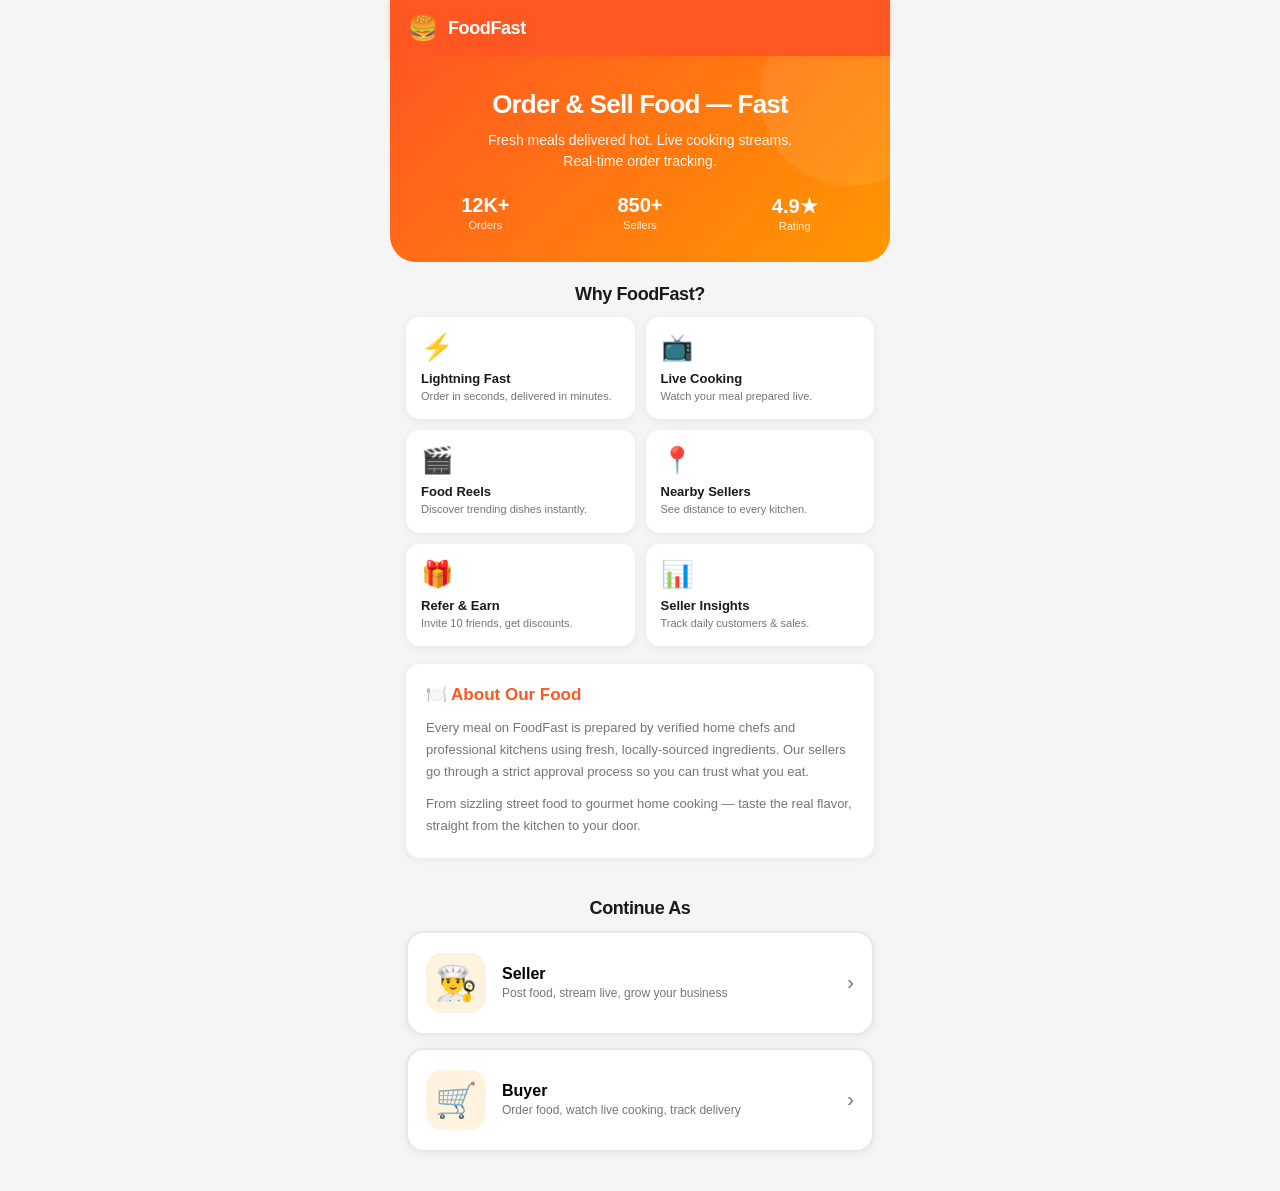
<file: Jk.html>
<!DOCTYPE html>
<html lang="en">
<head>
<meta charset="UTF-8">
<meta name="viewport" content="width=device-width, initial-scale=1.0, maximum-scale=1.0, user-scalable=no">
<meta name="theme-color" content="#ff5722">
<title>FoodFast — Order & Sell Food Fast</title>
<link rel="manifest" href="/manifest.json">
<link rel="icon" href="/icon-192.png">
<link rel="apple-touch-icon" href="/icon-192.png">
<meta name="apple-mobile-web-app-capable" content="yes">
<meta name="apple-mobile-web-app-status-bar-style" content="black-translucent">
<meta name="apple-mobile-web-app-title" content="FoodFast">
<meta name="mobile-web-app-capable" content="yes">
<script src="https://cdn.socket.io/4.7.5/socket.io.min.js"></script>
<script src="https://download.agora.io/sdk/release/AgoraRTC_N-4.20.0.js"></script>
<style>
  * { margin:0; padding:0; box-sizing:border-box; -webkit-tap-highlight-color:transparent; }
  :root {
    --primary:#ff5722; --primary-dark:#e64a19; --primary-light:#fff3e0;
    --secondary:#ffc107; --bg:#f5f5f5; --card:#ffffff; --text:#1a1a1a; --text-light:#757575;
    --border:#e8e8e8; --success:#22c55e; --danger:#ef4444; --warn:#f59e0b; --info:#3b82f6;
    --shadow:0 2px 10px rgba(0,0,0,0.06); --shadow-lg:0 10px 30px rgba(0,0,0,0.12);
    --radius:14px;
  }
  html,body { font-family:-apple-system, BlinkMacSystemFont, 'Segoe UI', Roboto, sans-serif; background:var(--bg); color:var(--text); min-height:100vh; overflow-x:hidden; -webkit-font-smoothing:antialiased; }
  button { font-family:inherit; cursor:pointer; }
  input,textarea,select { font-family:inherit; }
  img { max-width:100%; display:block; }
  .app { max-width:500px; margin:0 auto; min-height:100vh; background:var(--bg); position:relative; padding-bottom:84px; }
  .app.no-nav { padding-bottom:0; }

  .header { background:var(--primary); color:white; padding:14px 18px; position:sticky; top:0; z-index:40; display:flex; align-items:center; justify-content:space-between; box-shadow:0 2px 8px rgba(255,87,34,0.2); }
  .header .logo { display:flex; align-items:center; gap:10px; }
  .header .logo-icon { font-size:24px; }
  .header h1 { font-size:18px; font-weight:800; letter-spacing:-0.4px; }
  .header .hdr-btn { background:rgba(255,255,255,0.18); border:none; color:white; padding:7px 13px; border-radius:9px; font-size:12px; font-weight:700; }
  .header .back-btn { background:rgba(255,255,255,0.18); border:none; color:white; width:34px; height:34px; border-radius:9px; font-size:18px; display:flex; align-items:center; justify-content:center; }

  .bottom-nav { position:fixed; bottom:0; left:50%; transform:translateX(-50%); width:100%; max-width:500px; background:white; display:flex; border-top:1px solid var(--border); box-shadow:0 -3px 14px rgba(0,0,0,0.05); z-index:100; padding-bottom:env(safe-area-inset-bottom, 0); }
  .nav-btn { flex:1; padding:9px 2px 8px; background:none; border:none; display:flex; flex-direction:column; align-items:center; gap:3px; color:var(--text-light); font-size:10px; font-weight:600; }
  .nav-btn .nav-icon { font-size:21px; transition:transform 0.2s; }
  .nav-btn.active { color:var(--primary); }
  .nav-btn.active .nav-icon { transform:translateY(-1px) scale(1.08); }

  .hero { background:linear-gradient(135deg, #ff5722 0%, #ff9800 100%); color:white; padding:34px 22px 30px; text-align:center; border-radius:0 0 26px 26px; position:relative; overflow:hidden; }
  .hero::before { content:''; position:absolute; top:-50px; right:-50px; width:180px; height:180px; background:rgba(255,255,255,0.08); border-radius:50%; }
  .hero h2 { font-size:26px; font-weight:800; margin-bottom:10px; line-height:1.15; letter-spacing:-0.8px; }
  .hero p { font-size:14px; opacity:0.95; line-height:1.5; max-width:340px; margin:0 auto; }
  .hero .stats { display:flex; justify-content:space-around; margin-top:22px; gap:8px; }
  .hero .stat { flex:1; }
  .hero .stat .num { font-size:20px; font-weight:800; }
  .hero .stat .label { font-size:11px; opacity:0.9; margin-top:2px; }

  .section-head { padding:22px 18px 12px; font-size:18px; font-weight:800; letter-spacing:-0.4px; }
  .section-head.center { text-align:center; }

  .features-grid { display:grid; grid-template-columns:1fr 1fr; gap:11px; padding:0 16px; }
  .feature-card { background:var(--card); padding:15px; border-radius:var(--radius); box-shadow:var(--shadow); }
  .feature-card .ico { font-size:26px; margin-bottom:8px; }
  .feature-card h4 { font-size:13px; font-weight:800; margin-bottom:3px; }
  .feature-card p { font-size:11px; color:var(--text-light); line-height:1.4; }

  .about-box { background:white; margin:18px 16px; padding:20px; border-radius:var(--radius); box-shadow:var(--shadow); }
  .about-box h3 { color:var(--primary); font-size:17px; margin-bottom:12px; }
  .about-box p { font-size:13px; color:var(--text-light); line-height:1.7; margin-bottom:10px; }
  .about-box p:last-child { margin-bottom:0; }

  .role-chooser { padding:0 16px 26px; }
  .role-btn { width:100%; padding:20px 18px; background:white; border:2px solid var(--border); border-radius:18px; display:flex; align-items:center; gap:16px; margin-bottom:13px; text-align:left; transition:all 0.2s; box-shadow:var(--shadow); }
  .role-btn:active { transform:scale(0.98); }
  .role-btn .role-icon { font-size:34px; width:60px; height:60px; background:var(--primary-light); border-radius:16px; display:flex; align-items:center; justify-content:center; flex-shrink:0; }
  .role-btn .role-text h4 { font-size:16px; font-weight:800; margin-bottom:3px; }
  .role-btn .role-text p { font-size:12px; color:var(--text-light); }
  .role-btn .arrow { margin-left:auto; color:var(--text-light); font-size:20px; }

  .form-page { padding:22px 18px; }
  .form-page h2 { font-size:22px; font-weight:800; letter-spacing:-0.5px; margin-bottom:6px; }
  .form-page .sub { font-size:13px; color:var(--text-light); margin-bottom:22px; }
  .field { margin-bottom:15px; }
  .field label { display:block; font-size:12px; font-weight:700; margin-bottom:6px; color:var(--text); text-transform:uppercase; letter-spacing:0.3px; }
  .field input,.field textarea,.field select { width:100%; padding:13px 14px; border:1.5px solid var(--border); border-radius:11px; font-size:14px; background:white; color:var(--text); transition:border 0.15s; }
  .field input:focus,.field textarea:focus,.field select:focus { outline:none; border-color:var(--primary); }
  .field textarea { resize:vertical; min-height:82px; }
  .field small { font-size:11px; color:var(--text-light); display:block; margin-top:4px; }

  .btn { width:100%; padding:14px; background:var(--primary); color:white; border:none; border-radius:12px; font-size:15px; font-weight:700; transition:background 0.15s, transform 0.05s; display:inline-flex; align-items:center; justify-content:center; gap:7px; }
  .btn:active { transform:scale(0.98); }
  .btn:hover { background:var(--primary-dark); }
  .btn:disabled { opacity:0.5; cursor:not-allowed; }
  .btn.secondary { background:white; color:var(--primary); border:2px solid var(--primary); }
  .btn.ghost { background:transparent; color:var(--text-light); border:1.5px solid var(--border); }
  .btn.danger { background:var(--danger); }
  .btn.success { background:var(--success); }
  .btn.small { padding:8px 14px; font-size:13px; width:auto; }
  .btn.full { width:100%; }

  .switch-link { text-align:center; margin-top:18px; font-size:14px; color:var(--text-light); }
  .switch-link a { color:var(--primary); font-weight:700; cursor:pointer; text-decoration:none; }

  .content { padding:16px; }

  .card { background:var(--card); border-radius:var(--radius); box-shadow:var(--shadow); margin-bottom:14px; overflow:hidden; }
  .card img { width:100%; max-height:240px; object-fit:cover; }
  .card .body { padding:14px; }
  .card h4 { font-size:15px; font-weight:700; margin-bottom:4px; }
  .card .price { color:var(--primary); font-weight:800; font-size:16px; }
  .card .desc { font-size:13px; color:var(--text-light); margin-top:6px; line-height:1.45; }
  .card .meta { font-size:12px; color:var(--text-light); margin-top:8px; display:flex; gap:12px; flex-wrap:wrap; }
  .card .actions { display:flex; gap:8px; margin-top:12px; flex-wrap:wrap; }

  .empty { text-align:center; padding:52px 24px; color:var(--text-light); }
  .empty .ico { font-size:52px; opacity:0.35; margin-bottom:12px; }
  .empty p { font-size:14px; line-height:1.5; }

  .section-title { font-size:15px; font-weight:800; color:var(--text); margin:20px 4px 12px; display:flex; justify-content:space-between; align-items:center; }

  .badge { display:inline-block; padding:3px 9px; border-radius:6px; font-size:10px; font-weight:800; text-transform:uppercase; letter-spacing:0.4px; }
  .badge.pending { background:#fef3c7; color:#92400e; }
  .badge.preparing { background:#dbeafe; color:#1e40af; }
  .badge.delivering { background:#e0e7ff; color:#3730a3; }
  .badge.delivered { background:#d1fae5; color:#065f46; }
  .badge.cancelled { background:#fee2e2; color:#991b1b; }
  .badge.live { background:#ef4444; color:white; display:inline-flex; align-items:center; gap:5px; }
  .badge.approved { background:#d1fae5; color:#065f46; }
  .badge.flagged { background:#fef3c7; color:#92400e; }

  .live-dot { width:6px; height:6px; border-radius:50%; background:white; animation:pulse 1.2s infinite; }
  @keyframes pulse { 0%,100%{opacity:1} 50%{opacity:0.35} }

  .stats-grid { display:grid; grid-template-columns:1fr 1fr; gap:11px; margin-bottom:18px; }
  .stat-card { background:white; border-radius:var(--radius); padding:15px; box-shadow:var(--shadow); position:relative; overflow:hidden; }
  .stat-card::before { content:''; position:absolute; top:0; left:0; right:0; height:3px; background:var(--primary); }
  .stat-card.info::before { background:var(--info); }
  .stat-card.success::before { background:var(--success); }
  .stat-card.warn::before { background:var(--warn); }
  .stat-card .num { font-size:22px; font-weight:800; letter-spacing:-0.6px; }
  .stat-card .label { font-size:11px; color:var(--text-light); margin-top:3px; font-weight:600; }

  .profile-head { text-align:center; padding:24px 16px 18px; background:white; margin-bottom:16px; border-radius:var(--radius); box-shadow:var(--shadow); }
  .avatar { width:88px; height:88px; border-radius:50%; background:var(--primary); color:white; display:flex; align-items:center; justify-content:center; font-size:34px; font-weight:800; margin:0 auto 12px; overflow:hidden; border:4px solid white; box-shadow:var(--shadow-lg); }
  .avatar img { width:100%; height:100%; object-fit:cover; }
  .profile-head h3 { font-size:18px; margin-bottom:4px; }
  .profile-head p { font-size:13px; color:var(--text-light); }

  .menu-list { background:white; border-radius:var(--radius); box-shadow:var(--shadow); overflow:hidden; margin-bottom:14px; }
  .menu-item { display:flex; align-items:center; gap:14px; padding:15px 16px; border-bottom:1px solid var(--border); }
  .menu-item:last-child { border-bottom:none; }
  .menu-item .icon { font-size:21px; width:26px; text-align:center; }
  .menu-item .label { flex:1; font-size:14px; font-weight:600; }
  .menu-item .sub { font-size:11px; color:var(--text-light); margin-top:2px; font-weight:400; }
  .menu-item .arrow { color:var(--text-light); font-size:18px; }

  .modal-bg { position:fixed; inset:0; background:rgba(0,0,0,0.5); display:none; align-items:flex-end; justify-content:center; z-index:500; }
  .modal-bg.open { display:flex; }
  .modal { background:white; width:100%; max-width:500px; border-radius:22px 22px 0 0; padding:20px 18px calc(20px + env(safe-area-inset-bottom, 0)); max-height:90vh; overflow-y:auto; animation:slideUp 0.25s cubic-bezier(0.2, 0.9, 0.3, 1); }
  @keyframes slideUp { from{transform:translateY(100%)} to{transform:translateY(0)} }
  .modal-head { display:flex; justify-content:space-between; align-items:center; margin-bottom:16px; }
  .modal-head h3 { font-size:17px; font-weight:800; }
  .modal-close { background:var(--bg); border:none; color:var(--text-light); width:34px; height:34px; border-radius:50%; font-size:20px; display:flex; align-items:center; justify-content:center; line-height:1; }

  .toast { position:fixed; bottom:100px; left:50%; transform:translate(-50%, 100px); background:#1a1a1a; color:white; padding:12px 20px; border-radius:11px; font-size:14px; font-weight:600; z-index:9999; opacity:0; transition:all 0.3s; pointer-events:none; max-width:90vw; text-align:center; box-shadow:var(--shadow-lg); }
  .toast.show { transform:translate(-50%, 0); opacity:1; }
  .toast.success { background:var(--success); }
  .toast.danger { background:var(--danger); }
  .toast.warn { background:var(--warn); color:#1a1a1a; }

  .video-box { width:100%; max-height:320px; background:#000; border-radius:10px; display:block; }
  .stream-box { background:#111; color:white; border-radius:var(--radius); overflow:hidden; aspect-ratio:16 / 9; display:flex; align-items:center; justify-content:center; position:relative; margin-bottom:14px; }
  .stream-box .live-tag { position:absolute; top:12px; left:12px; z-index:2; }
  .stream-box .placeholder { text-align:center; padding:20px; }
  .stream-box .placeholder .ico { font-size:42px; margin-bottom:8px; opacity:0.7; }
  .video-container { width:100%; min-height:280px; background:#000; border-radius:12px; overflow:hidden; position:relative; }
  .video-container > div { width:100%; height:100%; }
  .video-container video { width:100%!important; height:100%!important; object-fit:cover; }

  .progress-labels { display:flex; justify-content:space-between; font-size:10px; color:var(--text-light); margin-bottom:6px; font-weight:600; }
  .progress-track { height:8px; background:var(--border); border-radius:4px; overflow:hidden; }
  .progress-fill { height:100%; background:var(--primary); transition:width 0.4s; border-radius:4px; }

  .tabs { display:flex; gap:6px; padding:0 4px 12px; overflow-x:auto; scrollbar-width:none; }
  .tabs::-webkit-scrollbar { display:none; }
  .tab { padding:8px 14px; border-radius:20px; background:white; border:1.5px solid var(--border); font-size:13px; font-weight:700; white-space:nowrap; color:var(--text-light); flex-shrink:0; }
  .tab.active { background:var(--primary); color:white; border-color:var(--primary); }

  .banner { padding:12px 16px; border-radius:10px; font-size:13px; margin-bottom:14px; display:flex; gap:10px; align-items:flex-start; }
  .banner.warn { background:#fef3c7; color:#92400e; }

  .pending-box { background:white; border-radius:var(--radius); padding:26px 20px; text-align:center; box-shadow:var(--shadow); }
  .pending-box .big-ico { font-size:64px; margin-bottom:12px; }
  .pending-box h3 { font-size:19px; margin-bottom:10px; }
  .pending-box p { font-size:14px; color:var(--text-light); line-height:1.6; margin-bottom:16px; }
  .pending-info { text-align:left; background:var(--bg); padding:14px; border-radius:10px; font-size:13px; line-height:1.9; }

  .distance-pill { display:inline-flex; align-items:center; gap:4px; background:var(--primary-light); color:var(--primary); padding:3px 9px; border-radius:8px; font-size:11px; font-weight:700; }

  .referral-code { font-size:26px; font-weight:800; letter-spacing:3px; background:var(--primary-light); color:var(--primary); padding:14px; border-radius:12px; margin:14px 0; text-align:center; }
  .referral-track { height:8px; background:var(--border); border-radius:4px; overflow:hidden; margin-top:8px; }
  .referral-fill { height:100%; background:var(--primary); transition:width 0.4s; border-radius:4px; }

  .row { display:flex; gap:10px; }
  .row > * { flex:1; }
  .muted { color:var(--text-light); }
  .text-sm { font-size:12px; }
  .mt-1 { margin-top:8px; }
  .mt-2 { margin-top:16px; }
  .mb-2 { margin-bottom:16px; }
  .divider { height:1px; background:var(--border); margin:16px 0; }
  .hidden { display:none !important; }
  .spinner { display:inline-block; width:16px; height:16px; border:2px solid rgba(255,255,255,0.3); border-top-color:white; border-radius:50%; animation:spin 0.7s linear infinite; }
  @keyframes spin { to { transform:rotate(360deg); } }
</style>
</head>
<body>
<div id="root"></div>
<div class="toast" id="toast"></div>

<script>
/* ============================================================
   FoodFast — Buyer + Seller App
   ============================================================ */

const API_BASE = '/api';

const API = {
  token: localStorage.getItem('ff_token') || null,
  setToken(t) {
    this.token = t;
    if (t) localStorage.setItem('ff_token', t);
    else localStorage.removeItem('ff_token');
  },
  async req(path, options = {}) {
    const headers = { ...(options.headers || {}) };
    if (!(options.body instanceof FormData)) headers['Content-Type'] = 'application/json';
    if (this.token) headers.Authorization = `Bearer ${this.token}`;
    const res = await fetch(`${API_BASE}${path}`, { ...options, headers });
    if (!res.ok) {
      const err = await res.json().catch(() => ({ error: res.statusText }));
      throw new Error(err.error || 'Request failed');
    }
    return res.json();
  },
  get:  (p)    => API.req(p),
  post: (p, b) => API.req(p, { method:'POST', body: b instanceof FormData ? b : JSON.stringify(b) }),
  patch:(p, b) => API.req(p, { method:'PATCH', body: JSON.stringify(b) }),
  del:  (p)    => API.req(p, { method:'DELETE' })
};

const $ = (s, el=document) => el.querySelector(s);
const esc = (s) => String(s ?? '').replace(/[&<>"']/g, c => ({'&':'&amp;','<':'&lt;','>':'&gt;','"':'&quot;',"'":'&#39;'}[c]));

function toast(msg, type='') {
  const t = $('#toast');
  t.textContent = msg;
  t.className = 'toast show ' + type;
  clearTimeout(t._t); t._t = setTimeout(() => t.classList.remove('show'), 2600);
}

function distanceKm(lat1, lng1, lat2, lng2) {
  const R = 6371;
  const dLat = (lat2-lat1) * Math.PI / 180;
  const dLng = (lng2-lng1) * Math.PI / 180;
  const a = Math.sin(dLat/2)**2 + Math.cos(lat1*Math.PI/180) * Math.cos(lat2*Math.PI/180) * Math.sin(dLng/2)**2;
  return R * 2 * Math.atan2(Math.sqrt(a), Math.sqrt(1-a));
}

const state = {
  view: 'loading',
  authRole: 'buyer',
  authMode: 'login',
  sellerTab: 'home',
  buyerTab: 'home',
  orderFilter: 'all',
  me: null,
  socket: null,
  cache: { posts:[], orders:[], reels:[], streams:[] },
  postImageUrl: null,
  reelVideoUrl: null,
  agora: { client:null, videoTrack:null, audioTrack:null }
};

function go(view, patch = {}) {
  state.view = view;
  Object.assign(state, patch);
  window.scrollTo(0, 0);
  render();
}

/* ============================================================
   BOOT
   ============================================================ */
(async function boot() {
  if (API.token) {
    try {
      const me = await API.get('/auth/me');
      state.me = me;
      state.view = me.role === 'seller' ? 'sellerApp' : 'buyerApp';
      await loadAll();
      connectSocket();
    } catch (e) {
      API.setToken(null);
      state.view = 'landing';
    }
  } else {
    state.view = 'landing';
  }
  render();
})();

/* ============================================================
   SOCKET
   ============================================================ */
function connectSocket() {
  if (!state.me || state.socket) return;
  state.socket = io(window.location.origin);
  state.socket.emit('join', { userId: state.me._id, role: state.me.role });

  state.socket.on('order:new', async () => {
    if (state.me.role === 'seller') {
      toast('🔔 New order received!', 'success');
      await loadAll();
      render();
    }
  });
  state.socket.on('order:updated', async () => { await loadAll(); render(); });
  state.socket.on('user:warned', ({ reason }) => toast('⚠️ Admin warning: ' + reason, 'warn'));
  state.socket.on('user:blocked', () => { toast('🚫 Account blocked', 'danger'); setTimeout(() => location.reload(), 2000); });
  state.socket.on('account:approved', () => { toast('🎉 Account approved!', 'success'); setTimeout(() => location.reload(), 1500); });
  state.socket.on('message:new', () => toast('💬 New message from admin', 'success'));
  state.socket.on('stream:started', async () => { await loadAll(); render(); });
  state.socket.on('stream:ended', async () => { await loadAll(); render(); });
}

/* ============================================================
   DATA
   ============================================================ */
async function loadAll() {
  try {
    const [posts, reels, streams] = await Promise.all([
      API.get('/posts').catch(() => []),
      API.get('/reels').catch(() => []),
      API.get('/agora/live').catch(() => [])
    ]);
    state.cache.posts = posts;
    state.cache.reels = reels;
    state.cache.streams = streams;
    if (state.me) {
      state.cache.orders = await API.get('/orders/my').catch(() => []);
      try { state.me = await API.get('/auth/me'); } catch(e){}
    }
  } catch (err) { console.error(err); }
}

/* ============================================================
   RENDER
   ============================================================ */
function render() {
  const root = $('#root');
  switch (state.view) {
    case 'loading': root.innerHTML = `<div class="app no-nav" style="display:flex;align-items:center;justify-content:center;padding-top:80px;font-size:64px;">🍔</div>`; break;
    case 'landing': root.innerHTML = renderLanding(); break;
    case 'auth': root.innerHTML = renderAuth(); break;
    case 'sellerApp': root.innerHTML = renderSellerApp(); break;
    case 'buyerApp': root.innerHTML = renderBuyerApp(); break;
    default: root.innerHTML = renderLanding();
  }
}

/* ============================================================
   LANDING
   ============================================================ */
function renderLanding() {
  return `
  <div class="app no-nav">
    <div class="header">
      <div class="logo"><span class="logo-icon">🍔</span><h1>FoodFast</h1></div>
    </div>
    <div class="hero">
      <h2>Order & Sell Food — Fast</h2>
      <p>Fresh meals delivered hot. Live cooking streams. Real-time order tracking.</p>
      <div class="stats">
        <div class="stat"><div class="num">12K+</div><div class="label">Orders</div></div>
        <div class="stat"><div class="num">850+</div><div class="label">Sellers</div></div>
        <div class="stat"><div class="num">4.9★</div><div class="label">Rating</div></div>
      </div>
    </div>

    <div class="section-head center">Why FoodFast?</div>
    <div class="features-grid">
      <div class="feature-card"><div class="ico">⚡</div><h4>Lightning Fast</h4><p>Order in seconds, delivered in minutes.</p></div>
      <div class="feature-card"><div class="ico">📺</div><h4>Live Cooking</h4><p>Watch your meal prepared live.</p></div>
      <div class="feature-card"><div class="ico">🎬</div><h4>Food Reels</h4><p>Discover trending dishes instantly.</p></div>
      <div class="feature-card"><div class="ico">📍</div><h4>Nearby Sellers</h4><p>See distance to every kitchen.</p></div>
      <div class="feature-card"><div class="ico">🎁</div><h4>Refer & Earn</h4><p>Invite 10 friends, get discounts.</p></div>
      <div class="feature-card"><div class="ico">📊</div><h4>Seller Insights</h4><p>Track daily customers & sales.</p></div>
    </div>

    <div class="about-box">
      <h3>🍽️ About Our Food</h3>
      <p>Every meal on FoodFast is prepared by verified home chefs and professional kitchens using fresh, locally-sourced ingredients. Our sellers go through a strict approval process so you can trust what you eat.</p>
      <p>From sizzling street food to gourmet home cooking — taste the real flavor, straight from the kitchen to your door.</p>
    </div>

    <div class="section-head center">Continue As</div>
    <div class="role-chooser">
      <button class="role-btn" onclick="go('auth', {authRole:'seller', authMode:'login'})">
        <div class="role-icon">👨‍🍳</div>
        <div class="role-text"><h4>Seller</h4><p>Post food, stream live, grow your business</p></div>
        <span class="arrow">›</span>
      </button>
      <button class="role-btn" onclick="go('auth', {authRole:'buyer', authMode:'login'})">
        <div class="role-icon">🛒</div>
        <div class="role-text"><h4>Buyer</h4><p>Order food, watch live cooking, track delivery</p></div>
        <span class="arrow">›</span>
      </button>
    </div>
  </div>`;
}

/* ============================================================
   AUTH
   ============================================================ */
function renderAuth() {
  const isSeller = state.authRole === 'seller';
  const isSignup = state.authMode === 'signup';
  return `
  <div class="app no-nav">
    <div class="header">
      <button class="back-btn" onclick="go('landing')">←</button>
      <h1>${isSeller ? '👨‍🍳 Seller' : '🛒 Buyer'}</h1>
      <span style="width:34px;"></span>
    </div>
    <div class="form-page">
      <h2>${isSignup ? 'Create Account' : 'Welcome Back'}</h2>
      <p class="sub">${isSignup ? `Sign up as a ${isSeller ? 'seller' : 'buyer'}` : `Log in to your ${isSeller ? 'seller' : 'buyer'} account`}</p>

      <form id="authForm" onsubmit="handleAuth(event)">
        ${isSignup ? `
          <div class="field"><label>Full Name</label><input required name="name" placeholder="e.g. Joames Londu"></div>
          <div class="field"><label>Email</label><input required type="email" name="email" placeholder="you@example.com"></div>
          <div class="field"><label>Phone</label><input required name="phone" placeholder="+255 7XX XXX XXX"></div>
          <div class="field"><label>Address</label><input required name="address" placeholder="Street, City"></div>
          ${isSeller ? `
            <div class="field"><label>Business Name</label><input required name="businessName" placeholder="e.g. Mama's Kitchen"></div>
            <div class="field"><label>Business Type</label>
              <select name="businessType">
                <option>Home Kitchen</option><option>Restaurant</option><option>Food Truck</option><option>Bakery</option><option>Catering</option>
              </select>
            </div>
            <div class="field"><label>Short Bio</label><textarea name="bio" placeholder="Tell buyers about your food..."></textarea></div>
          ` : ''}
          <div class="field"><label>Password</label><input required type="password" name="password" minlength="4" placeholder="At least 4 characters"></div>
          <div class="field">
            <label>Your Location</label>
            <button type="button" class="btn secondary small full" onclick="detectLocation()">📍 Use My Current Location</button>
            <input type="hidden" name="lat" id="latField">
            <input type="hidden" name="lng" id="lngField">
            <small id="locStatus">Optional — buyers use this to see distance.</small>
          </div>
          <div class="field"><label>Referral Code (optional)</label><input name="referral" placeholder="Enter a friend's code"></div>
        ` : `
          <div class="field"><label>Email</label><input required type="email" name="email" placeholder="you@example.com"></div>
          <div class="field"><label>Password</label><input required type="password" name="password" placeholder="Your password"></div>
        `}
        <button type="submit" class="btn full" id="authSubmitBtn">${isSignup ? 'Create Account' : 'Log In'}</button>
      </form>

      <div class="switch-link">
        ${isSignup ? 'Already have an account?' : "Don't have an account?"}
        <a onclick="go('auth', {authRole:'${state.authRole}', authMode:'${isSignup ? 'login' : 'signup'}'})">
          ${isSignup ? 'Log in' : 'Sign up'}
        </a>
      </div>
    </div>
  </div>`;
}

function detectLocation() {
  if (!navigator.geolocation) { toast('Geolocation not supported', 'warn'); return; }
  toast('Detecting location...');
  navigator.geolocation.getCurrentPosition(
    pos => {
      $('#latField').value = pos.coords.latitude.toFixed(6);
      $('#lngField').value = pos.coords.longitude.toFixed(6);
      $('#locStatus').textContent = `✓ Location set (${pos.coords.latitude.toFixed(4)}, ${pos.coords.longitude.toFixed(4)})`;
      toast('Location captured ✓', 'success');
    },
    err => toast('Could not get location: ' + err.message, 'danger'),
    { enableHighAccuracy: true, timeout: 10000 }
  );
}

async function handleAuth(e) {
  e.preventDefault();
  const btn = $('#authSubmitBtn');
  btn.disabled = true; btn.innerHTML = '<span class="spinner"></span> Please wait...';
  const fd = new FormData(e.target);
  const isSignup = state.authMode === 'signup';

  try {
    let result;
    if (isSignup) {
      result = await API.post('/auth/signup', {
        role: state.authRole,
        name: fd.get('name').trim(),
        email: fd.get('email').trim().toLowerCase(),
        phone: fd.get('phone').trim(),
        address: fd.get('address').trim(),
        password: fd.get('password'),
        lat: parseFloat(fd.get('lat')) || null,
        lng: parseFloat(fd.get('lng')) || null,
        businessName: state.authRole === 'seller' ? fd.get('businessName')?.trim() : undefined,
        businessType: state.authRole === 'seller' ? fd.get('businessType') : undefined,
        bio: state.authRole === 'seller' ? fd.get('bio')?.trim() : undefined,
        referral: (fd.get('referral') || '').trim().toUpperCase() || undefined
      });
    } else {
      result = await API.post('/auth/login', {
        email: fd.get('email').trim().toLowerCase(),
        password: fd.get('password'),
        role: state.authRole
      });
    }

    API.setToken(result.token);
    state.me = result.user;
    await loadAll();
    connectSocket();

    toast(isSignup ? 'Account created ✓' : 'Welcome back!', 'success');
    go(state.me.role === 'seller' ? 'sellerApp' : 'buyerApp');
  } catch (err) {
    toast(err.message, 'danger');
    btn.disabled = false;
    btn.textContent = isSignup ? 'Create Account' : 'Log In';
  }
}

function logout() {
  if (state.agora.client) { try { state.agora.client.leave(); } catch(e){} }
  if (state.agora.videoTrack) { try { state.agora.videoTrack.close(); } catch(e){} }
  if (state.agora.audioTrack) { try { state.agora.audioTrack.close(); } catch(e){} }
  API.setToken(null);
  state.me = null;
  state.cache = { posts:[], orders:[], reels:[], streams:[] };
  if (state.socket) { state.socket.disconnect(); state.socket = null; }
  go('landing');
}

/* ============================================================
   SELLER APP
   ============================================================ */
function renderSellerApp() {
  const me = state.me;
  if (!me || me.role !== 'seller') { go('landing'); return ''; }
  if (!me.approved) return renderSellerPending(me);

  const tab = state.sellerTab || 'home';
  let content = '';
  if (tab === 'home')    content = sellerHome(me);
  if (tab === 'post')    content = sellerPost();
  if (tab === 'live')    content = sellerLive(me);
  if (tab === 'reels')   content = sellerReels(me);
  if (tab === 'account') content = sellerAccount(me);

  const warnBanner = me.warnings > 0 ? `<div class="banner warn">⚠️ <div><b>You have ${me.warnings} warning(s) from admin.</b> Please review your content.</div></div>` : '';

  return `
  <div class="app">
    <div class="header">
      <div class="logo"><span class="logo-icon">👨‍🍳</span><h1>${esc((me.businessName || me.name).slice(0,18))}</h1></div>
      <button class="hdr-btn" onclick="logout()">Logout</button>
    </div>
    <div class="content">
      ${warnBanner}
      ${content}
    </div>
    ${renderSellerNav(tab)}
  </div>`;
}

function renderSellerPending(me) {
  return `
  <div class="app no-nav">
    <div class="header">
      <div class="logo"><span class="logo-icon">⏳</span><h1>Approval Pending</h1></div>
      <button class="hdr-btn" onclick="logout()">Logout</button>
    </div>
    <div class="content">
      <div class="pending-box">
        <div class="big-ico">⏳</div>
        <h3>Your account is under review</h3>
        <p>Thanks <b>${esc(me.name)}</b>! Our admin is reviewing your business. You'll be able to sell once approved.</p>
        <div class="pending-info">
          <b>Business:</b> ${esc(me.businessName || '-')}<br>
          <b>Type:</b> ${esc(me.businessType || '-')}<br>
          <b>Email:</b> ${esc(me.email)}<br>
          <b>Phone:</b> ${esc(me.phone)}<br>
          <b>Address:</b> ${esc(me.address)}
        </div>
        <button class="btn secondary full mt-2" onclick="location.reload()">🔄 Check Approval Status</button>
      </div>
    </div>
  </div>`;
}

function renderSellerNav(active) {
  const items = [
    { id:'home', icon:'🏠', label:'Home' },
    { id:'post', icon:'➕', label:'Post' },
    { id:'live', icon:'📺', label:'Live' },
    { id:'reels', icon:'🎬', label:'Reels' },
    { id:'account', icon:'👤', label:'Account' }
  ];
  return `<div class="bottom-nav">${items.map(i => `
    <button class="nav-btn ${active===i.id?'active':''}" onclick="state.sellerTab='${i.id}';render()">
      <span class="nav-icon">${i.icon}</span><span>${i.label}</span>
    </button>`).join('')}</div>`;
}

function sellerHome(me) {
  const myPosts = state.cache.posts.filter(p => String(p.sellerId?._id || p.sellerId) === String(me._id));
  const myOrders = state.cache.orders;
  const todayStart = new Date().setHours(0,0,0,0);
  const todayCustomers = new Set(myOrders.filter(o => new Date(o.createdAt) >= todayStart).map(o => String(o.buyerId?._id || o.buyerId))).size;
  const revenue = myOrders.filter(o => o.status === 'delivered').reduce((s,o) => s + o.total, 0);
  const pending = myOrders.filter(o => o.status === 'pending').length;

  return `
    <div class="stats-grid">
      <div class="stat-card"><div class="num">${myOrders.length}</div><div class="label">Total Orders</div></div>
      <div class="stat-card info"><div class="num">${todayCustomers}</div><div class="label">Today's Customers</div></div>
      <div class="stat-card success"><div class="num">$${revenue.toFixed(0)}</div><div class="label">Revenue (delivered)</div></div>
      <div class="stat-card warn"><div class="num">${pending}</div><div class="label">Pending Orders</div></div>
    </div>

    <div class="section-title">
      <span>Your Posts (${myPosts.length})</span>
      <button class="btn small" onclick="state.sellerTab='post';render()">➕ Add</button>
    </div>

    ${myPosts.length ? myPosts.map(p => `
      <div class="card">
        ${p.image ? `<img src="${p.image}" alt="${esc(p.title)}">` : ''}
        <div class="body">
          <h4>${esc(p.title)}</h4>
          <div class="price">$${p.price.toFixed(2)}</div>
          <div class="desc">${esc(p.desc)}</div>
          <div class="actions">
            <button class="btn small danger" onclick="deletePost('${p._id}')">Delete</button>
          </div>
        </div>
      </div>
    `).join('') : `<div class="empty"><div class="ico">🍽️</div><p>No posts yet.<br>Tap "+ Add" to publish your first dish.</p></div>`}
  `;
}

function sellerPost() {
  return `
    <h2 style="font-size:20px;font-weight:800;margin-bottom:6px;">➕ Post New Order</h2>
    <p class="muted text-sm" style="margin-bottom:18px;">Add a dish so buyers can order it.</p>

    <form id="postForm" onsubmit="handlePost(event)">
      <div class="field"><label>Dish Name</label><input required name="title" placeholder="e.g. Grilled Chicken & Rice"></div>
      <div class="field"><label>Price ($)</label><input required type="number" step="0.01" min="0" name="price" placeholder="12.50"></div>
      <div class="field"><label>Description</label><textarea required name="desc" placeholder="Describe the dish..."></textarea></div>
      <div class="field">
        <label>Picture of the Food</label>
        <input type="file" accept="image/*" id="postImageInput" onchange="handlePostImage(event)">
        <small id="imgStatus"></small>
      </div>
      <div id="imgPreview"></div>
      <button type="submit" class="btn full" id="postBtn">Publish Post</button>
    </form>
  `;
}

async function handlePostImage(e) {
  const file = e.target.files[0];
  if (!file) return;
  const reader = new FileReader();
  reader.onload = ev => {
    $('#imgPreview').innerHTML = `<img src="${ev.target.result}" style="width:100%;border-radius:12px;margin-bottom:14px;max-height:280px;object-fit:cover;">`;
  };
  reader.readAsDataURL(file);

  $('#imgStatus').textContent = '⏳ Uploading...';
  const fd = new FormData();
  fd.append('image', file);
  try {
    const res = await API.post('/upload/image', fd);
    state.postImageUrl = res.url;
    $('#imgStatus').textContent = '✅ Uploaded';
    toast('Image uploaded ✓', 'success');
  } catch (err) {
    state.postImageUrl = null;
    $('#imgStatus').textContent = '❌ Failed';
    toast('Upload failed: ' + err.message, 'danger');
  }
}

async function handlePost(e) {
  e.preventDefault();
  const btn = $('#postBtn');
  btn.disabled = true; btn.innerHTML = '<span class="spinner"></span> Publishing...';
  const fd = new FormData(e.target);
  try {
    await API.post('/posts', {
      title: fd.get('title').trim(),
      desc: fd.get('desc').trim(),
      price: parseFloat(fd.get('price')),
      image: state.postImageUrl
    });
    state.postImageUrl = null;
    toast('Post published ✓', 'success');
    await loadAll();
    state.sellerTab = 'home';
    render();
  } catch (err) {
    toast(err.message, 'danger');
    btn.disabled = false; btn.textContent = 'Publish Post';
  }
}

async function deletePost(id) {
  if (!confirm('Delete this post?')) return;
  try {
    await API.del('/posts/' + id);
    toast('Deleted', 'success');
    await loadAll();
    render();
  } catch (err) { toast(err.message, 'danger'); }
}

/* ============================================================
   LIVE STREAMING — WITH FIXED AGORA ROLES
   ============================================================ */
function sellerLive(me) {
  const myStream = state.cache.streams.find(s => String(s.sellerId?._id || s.sellerId) === String(me._id));
  const others = state.cache.streams.filter(s => String(s.sellerId?._id || s.sellerId) !== String(me._id));

  return `
    <h2 style="font-size:20px;font-weight:800;margin-bottom:6px;">📺 Live Streaming</h2>
    <p class="muted text-sm" style="margin-bottom:18px;">Go live and let buyers watch you cook in real time.</p>

    ${myStream ? `
      <div class="stream-box" style="aspect-ratio:auto;">
        <span class="live-tag badge live"><span class="live-dot"></span>LIVE</span>
        <div id="agoraLocal" class="video-container" style="min-height:280px;"></div>
      </div>
      <p class="muted text-sm" style="text-align:center;margin-bottom:12px;">You are LIVE: <b>${esc(myStream.title)}</b></p>
      <button class="btn danger full" onclick="endMyStream('${myStream._id}')">⏹ End Stream</button>
    ` : `
      <div class="card"><div class="body">
        <h4 style="margin-bottom:8px;">Start a Live Stream</h4>
        <p class="muted text-sm" style="margin-bottom:14px;">Your camera will turn on and buyers will see you live.</p>
        <form onsubmit="startMyStream(event)">
          <div class="field"><label>Stream Title</label><input required name="title" placeholder="e.g. Cooking Fresh Pilau Live 🔥"></div>
          <button type="submit" class="btn full" id="goLiveBtn">🔴 Go Live</button>
        </form>
      </div></div>
    `}

    ${others.length ? `
      <div class="section-title">Other Sellers Live</div>
      ${others.map(s => {
        const seller = s.sellerId;
        return `<div class="card"><div class="body">
          <span class="badge live"><span class="live-dot"></span>LIVE</span>
          <h4 style="margin-top:8px;">${esc(s.title)}</h4>
          <div class="meta">by ${esc(seller?.businessName || seller?.name || 'Seller')}</div>
          <button class="btn small secondary mt-1" onclick="watchStream('${s._id}')">👁 Watch</button>
        </div></div>`;
      }).join('')}
    ` : ''}
  `;
}

async function startMyStream(e) {
  e.preventDefault();
  const btn = $('#goLiveBtn');
  btn.disabled = true; btn.innerHTML = '<span class="spinner"></span> Starting camera...';
  const fd = new FormData(e.target);
  const title = fd.get('title').trim();

  try {
    // Step 1: Create stream record on backend
    const created = await API.post('/streams', { title });
    const channelName = created.channelName;

    if (!channelName) {
      throw new Error('Backend did not return channelName');
    }

    // Step 2: Get Agora token as publisher
    const tokenRes = await API.post('/agora/token', { channelName, role: 'publisher' });
    const { token, appId, uid } = tokenRes;

    if (!token || !appId) {
      throw new Error('Agora token generation failed');
    }

    // Step 3: Leave any previous session
    await leaveAgora();

    // Step 4: Create Agora client
    const client = AgoraRTC.createClient({ mode: 'live', codec: 'vp8' });
    state.agora.client = client;

    // ⚠️ CRITICAL: Set role to HOST so we can publish
    await client.setClientRole('host');

    client.on('user-joined', () => {
      toast('👤 Someone joined your stream', 'success');
    });

    // Step 5: Join the channel
    await client.join(appId, channelName, token, uid || null);

    // Step 6: Create camera + mic tracks
    const [videoTrack, audioTrack] = await AgoraRTC.createMicrophoneAndCameraTracks();
    state.agora.videoTrack = videoTrack;
    state.agora.audioTrack = audioTrack;

    // Step 7: Publish to channel
    await client.publish([videoTrack, audioTrack]);

    toast('You are LIVE 🔴', 'success');
    await loadAll();
    state.sellerTab = 'live';
    render();

    // Step 8: Play the local preview after the DOM updates
    setTimeout(() => {
      const container = document.getElementById('agoraLocal');
      if (container && state.agora.videoTrack) {
        container.innerHTML = '';
        state.agora.videoTrack.play(container);
      }
    }, 250);
  } catch (err) {
    console.error('Go live error:', err);
    toast('Failed to go live: ' + err.message, 'danger');
    btn.disabled = false; btn.textContent = '🔴 Go Live';
    await leaveAgora();
  }
}

async function leaveAgora() {
  try {
    if (state.agora.videoTrack) { state.agora.videoTrack.stop(); state.agora.videoTrack.close(); }
    if (state.agora.audioTrack) { state.agora.audioTrack.stop(); state.agora.audioTrack.close(); }
    if (state.agora.client) await state.agora.client.leave();
  } catch (e) { console.warn('Leave agora error:', e); }
  state.agora = { client:null, videoTrack:null, audioTrack:null };
}

async function endMyStream(streamId) {
  try {
    await leaveAgora();
    await API.post('/streams/' + streamId + '/end', {});
    toast('Stream ended', 'success');
    await loadAll();
    state.sellerTab = 'live';
    render();
  } catch (err) { toast(err.message, 'danger'); }
}

/* ============================================================
   REELS
   ============================================================ */
function sellerReels(me) {
  const myReels = state.cache.reels.filter(r => String(r.sellerId?._id || r.sellerId) === String(me._id));
  return `
    <h2 style="font-size:20px;font-weight:800;margin-bottom:6px;">🎬 Food Reels</h2>
    <p class="muted text-sm" style="margin-bottom:18px;">Upload short cooking videos to attract buyers.</p>

    <div class="card"><div class="body">
      <h4 style="margin-bottom:10px;">Post a Reel</h4>
      <form onsubmit="handleReel(event)">
        <div class="field"><label>Reel Title</label><input required name="title" placeholder="e.g. Sizzling Beef Stir-Fry"></div>
        <div class="field">
          <label>Video File (max 100MB)</label>
          <input required type="file" accept="video/*" id="reelVideoInput" onchange="handleReelVideo(event)">
          <small id="vidStatus"></small>
        </div>
        <div id="vidPreview"></div>
        <button type="submit" class="btn full" id="reelBtn">Upload Reel</button>
      </form>
    </div></div>

    <div class="section-title">My Reels (${myReels.length})</div>
    ${myReels.length ? myReels.map(r => `
      <div class="card">
        ${r.video ? `<video class="video-box" src="${r.video}" controls muted playsinline preload="metadata"></video>` : ''}
        <div class="body">
          <h4>${esc(r.title)}</h4>
          <div class="meta">
            <span>${new Date(r.createdAt).toLocaleString()}</span>
            ${r.moderation === 'flagged' ? '<span class="badge flagged">🚩 Flagged</span>' : ''}
            ${r.moderation === 'approved' ? '<span class="badge approved">✅ Approved</span>' : ''}
            ${r.moderation === 'pending' ? '<span class="badge pending">⏳ Pending</span>' : ''}
          </div>
          <div class="actions">
            <button class="btn small danger" onclick="deleteReel('${r._id}')">Delete</button>
          </div>
        </div>
      </div>
    `).join('') : `<div class="empty"><div class="ico">🎬</div><p>No reels yet. Upload your first video!</p></div>`}
  `;
}

async function handleReelVideo(e) {
  const file = e.target.files[0];
  if (!file) return;

  const url = URL.createObjectURL(file);
  $('#vidPreview').innerHTML = `<video class="video-box" src="${url}" controls muted playsinline style="margin-bottom:12px;"></video>`;

  $('#vidStatus').textContent = '⏳ Uploading... may take 30-60s for large files';
  const fd = new FormData();
  fd.append('video', file);
  try {
    const res = await API.post('/upload/video', fd);
    state.reelVideoUrl = res.url;
    $('#vidStatus').textContent = '✅ Uploaded — ready to post';
    toast('Video uploaded ✓', 'success');
  } catch (err) {
    state.reelVideoUrl = null;
    $('#vidStatus').textContent = '❌ Failed: ' + err.message;
    toast('Upload failed: ' + err.message, 'danger');
  }
}

async function handleReel(e) {
  e.preventDefault();
  if (!state.reelVideoUrl) { toast('Please wait for the video to finish uploading', 'warn'); return; }
  const btn = $('#reelBtn');
  btn.disabled = true; btn.innerHTML = '<span class="spinner"></span> Posting...';
  const fd = new FormData(e.target);
  try {
    await API.post('/reels', {
      title: fd.get('title').trim(),
      video: state.reelVideoUrl
    });
    state.reelVideoUrl = null;
    toast('Reel posted 🎬 — pending admin review', 'success');
    await loadAll();
    render();
  } catch (err) {
    toast(err.message, 'danger');
    btn.disabled = false; btn.textContent = 'Upload Reel';
  }
}

async function deleteReel(id) {
  if (!confirm('Delete this reel?')) return;
  try {
    await API.del('/reels/' + id);
    toast('Deleted', 'success');
    await loadAll();
    render();
  } catch (err) { toast(err.message, 'danger'); }
}

/* ============================================================
   SELLER ACCOUNT
   ============================================================ */
function sellerAccount(me) {
  const myOrders = state.cache.orders;
  const todayStart = new Date().setHours(0,0,0,0);
  const todayCustomers = new Set(myOrders.filter(o => new Date(o.createdAt) >= todayStart).map(o => String(o.buyerId?._id || o.buyerId))).size;
  const invited = me.invited?.length || 0;
  const discountActive = invited >= 10;

  return `
    <div class="profile-head">
      <div class="avatar">${me.avatar ? `<img src="${me.avatar}">` : esc(me.name.charAt(0).toUpperCase())}</div>
      <h3>${esc(me.businessName || me.name)}</h3>
      <p>${esc(me.email)}</p>
    </div>

    <div class="stats-grid">
      <div class="stat-card"><div class="num">${myOrders.length}</div><div class="label">Total Orders</div></div>
      <div class="stat-card info"><div class="num">${todayCustomers}</div><div class="label">Today's Customers</div></div>
    </div>

    <div class="menu-list">
      <div class="menu-item" onclick="openSalesHistory()">
        <span class="icon">📈</span>
        <div class="label">Sale History<div class="sub">${myOrders.length} orders</div></div>
        <span class="arrow">›</span>
      </div>
      <div class="menu-item" onclick="openDailyCustomers()">
        <span class="icon">👥</span>
        <div class="label">Daily Customers<div class="sub">${todayCustomers} today</div></div>
        <span class="arrow">›</span>
      </div>
      <div class="menu-item" onclick="openReferral()">
        <span class="icon">🎁</span>
        <div class="label">Referral Code<div class="sub">${esc(me.referralCode)} ${discountActive ? '🏆 10%' : `(${invited}/10)`}</div></div>
        <span class="arrow">›</span>
      </div>
      <div class="menu-item" onclick="openBusinessInfo()">
        <span class="icon">🏪</span>
        <div class="label">Business Info</div>
        <span class="arrow">›</span>
      </div>
      <div class="menu-item" onclick="openContactAdmin()">
        <span class="icon">💬</span>
        <div class="label">Contact Admin</div>
        <span class="arrow">›</span>
      </div>
    </div>

    <button class="btn ghost full" onclick="logout()">Log Out</button>
  `;
}

function openSalesHistory() {
  const orders = state.cache.orders.slice().sort((a,b) => new Date(b.createdAt) - new Date(a.createdAt));
  const html = orders.length ? orders.map(o => `
    <div class="card" style="margin-bottom:10px;"><div class="body">
      <div style="display:flex;justify-content:space-between;">
        <b>$${o.total.toFixed(2)}</b>
        <span class="badge ${o.status}">${o.status}</span>
      </div>
      <div class="desc">${o.items.map(i => `${i.qty}× ${esc(i.title)}`).join('<br>')}</div>
      <div class="meta"><span>${new Date(o.createdAt).toLocaleString()}</span></div>
    </div></div>`).join('') : '<p class="muted">No sales yet.</p>';
  showModal('📈 Sale History', html);
}

function openDailyCustomers() {
  const orders = state.cache.orders;
  const todayStart = new Date().setHours(0,0,0,0);
  const today = new Set(orders.filter(o => new Date(o.createdAt) >= todayStart).map(o => String(o.buyerId?._id || o.buyerId))).size;
  const week = new Set(orders.filter(o => new Date(o.createdAt) >= Date.now() - 7*86400000).map(o => String(o.buyerId?._id || o.buyerId))).size;
  const all = new Set(orders.map(o => String(o.buyerId?._id || o.buyerId))).size;
  showModal('👥 Daily Customers', `
    <div class="stats-grid">
      <div class="stat-card"><div class="num">${today}</div><div class="label">Today</div></div>
      <div class="stat-card info"><div class="num">${week}</div><div class="label">Last 7 days</div></div>
      <div class="stat-card success"><div class="num">${all}</div><div class="label">All time</div></div>
    </div>
  `);
}

function openReferral() {
  const me = state.me;
  const count = me.invited?.length || 0;
  const remaining = Math.max(0, 10 - count);
  showModal('🎁 Referral Program', `
    <div style="text-align:center;">
      <div style="font-size:44px;">🎁</div>
      <h3 style="margin:8px 0;">Your Referral Code</h3>
      <div class="referral-code">${esc(me.referralCode)}</div>
      <p class="muted text-sm">Share with friends. Invite 10 friends → get 10% discount.</p>
      <div style="margin-top:16px;font-weight:700;">${count} / 10 friends invited</div>
      <div class="referral-track"><div class="referral-fill" style="width:${Math.min(100, count*10)}%"></div></div>
      <p class="muted text-sm mt-2">${remaining > 0 ? `Invite ${remaining} more.` : '🎉 Reward unlocked!'}</p>
      <button class="btn small secondary mt-2" onclick="copyText('${esc(me.referralCode)}')">📋 Copy Code</button>
    </div>
  `);
}

function openBusinessInfo() {
  const me = state.me;
  showModal('🏪 Business Info', `
    <div style="font-size:14px;line-height:2;">
      <div><b>Business:</b> ${esc(me.businessName || '-')}</div>
      <div><b>Type:</b> ${esc(me.businessType || '-')}</div>
      <div><b>Owner:</b> ${esc(me.name)}</div>
      <div><b>Email:</b> ${esc(me.email)}</div>
      <div><b>Phone:</b> ${esc(me.phone)}</div>
      <div><b>Address:</b> ${esc(me.address)}</div>
      <div><b>Status:</b> ${me.approved ? '✅ Approved' : '⏳ Pending'}</div>
    </div>
  `);
}

function openContactAdmin() {
  showModal('💬 Contact Admin', `
    <div class="field"><label>Subject</label><input id="adminSubj" placeholder="e.g. Question"></div>
    <div class="field"><label>Message</label><textarea id="adminBody" placeholder="Type your message..."></textarea></div>
    <button class="btn full" onclick="sendToAdmin()">📤 Send to Admin</button>
  `);
}

async function sendToAdmin() {
  const subj = $('#adminSubj').value.trim();
  const body = $('#adminBody').value.trim();
  if (!body) { toast('Write a message', 'warn'); return; }
  try {
    await API.post('/messages/to-admin', { text: (subj ? `[${subj}] ` : '') + body });
    toast('Message sent ✓', 'success');
    closeModal();
  } catch (err) { toast(err.message, 'danger'); }
}

/* ============================================================
   BUYER APP
   ============================================================ */
function renderBuyerApp() {
  const me = state.me;
  if (!me || me.role !== 'buyer') { go('landing'); return ''; }

  const tab = state.buyerTab || 'home';
  let content = '';
  if (tab === 'home')     content = buyerHome(me);
  if (tab === 'live')     content = buyerLive(me);
  if (tab === 'reels')    content = buyerReels(me);
  if (tab === 'myorders') content = buyerMyOrders(me);
  if (tab === 'account')  content = buyerAccount(me);

  const warnBanner = me.warnings > 0 ? `<div class="banner warn">⚠️ <div><b>You have ${me.warnings} warning(s) from admin.</b> Please follow community guidelines.</div></div>` : '';

  return `
  <div class="app">
    <div class="header">
      <div class="logo"><span class="logo-icon">🛒</span><h1>Hi, ${esc(me.name.split(' ')[0])}</h1></div>
      <button class="hdr-btn" onclick="logout()">Logout</button>
    </div>
    <div class="content">
      ${warnBanner}
      ${content}
    </div>
    ${renderBuyerNav(tab)}
  </div>`;
}

function renderBuyerNav(active) {
  const items = [
    { id:'home', icon:'🍽️', label:'Order' },
    { id:'live', icon:'📺', label:'Live' },
    { id:'reels', icon:'🎬', label:'Reels' },
    { id:'myorders', icon:'📦', label:'My Order' },
    { id:'account', icon:'👤', label:'Account' }
  ];
  return `<div class="bottom-nav">${items.map(i => `
    <button class="nav-btn ${active===i.id?'active':''}" onclick="state.buyerTab='${i.id}';render()">
      <span class="nav-icon">${i.icon}</span><span>${i.label}</span>
    </button>`).join('')}</div>`;
}

function buyerHome(me) {
  const posts = state.cache.posts.filter(p => p.sellerId && p.sellerId.approved !== false)
    .map(p => {
      const seller = p.sellerId;
      let dist = null;
      if (me.lat && me.lng && seller?.lat && seller?.lng) {
        dist = distanceKm(me.lat, me.lng, seller.lat, seller.lng);
      }
      return { post: p, seller, dist };
    })
    .sort((a, b) => (a.dist ?? 999) - (b.dist ?? 999));

  return `
    <h2 style="font-size:20px;font-weight:800;margin-bottom:6px;">🍽️ Order Food</h2>
    <p class="muted text-sm" style="margin-bottom:14px;">
      ${me.lat && me.lng ? 'Sorted by nearest kitchen 📍' : 'Set your location in Account to see distance.'}
    </p>

    ${posts.length ? posts.map(({ post, seller, dist }) => `
      <div class="card">
        ${post.image ? `<img src="${post.image}" alt="${esc(post.title)}">` : ''}
        <div class="body">
          <div style="display:flex;justify-content:space-between;gap:8px;align-items:flex-start;">
            <h4>${esc(post.title)}</h4>
            <span class="price">$${post.price.toFixed(2)}</span>
          </div>
          <div class="desc">${esc(post.desc)}</div>
          <div class="meta">
            <span>🏪 ${esc(seller?.businessName || seller?.name || 'Seller')}</span>
            ${dist != null ? `<span class="distance-pill">📍 ${dist.toFixed(1)} km</span>` : ''}
          </div>
          <div class="actions">
            <button class="btn full" onclick="openOrderDialog('${post._id}')">Order Now</button>
          </div>
        </div>
      </div>
    `).join('') : `<div class="empty"><div class="ico">🍽️</div><p>No food posted yet.<br>Check back soon!</p></div>`}
  `;
}

function openOrderDialog(postId) {
  const me = state.me;
  const post = state.cache.posts.find(p => String(p._id) === String(postId));
  if (!post) return;
  const seller = post.sellerId;
  showModal(`Order from ${esc(seller?.businessName || seller?.name || 'Seller')}`, `
    <div style="text-align:center;margin-bottom:14px;">
      ${post.image ? `<img src="${post.image}" style="width:100%;border-radius:12px;max-height:180px;object-fit:cover;">` : ''}
      <h3 style="margin-top:12px;">${esc(post.title)}</h3>
      <div class="price" style="font-size:18px;">$${post.price.toFixed(2)}</div>
    </div>
    <form onsubmit="placeOrder(event, '${post._id}')">
      <div class="field"><label>Quantity</label><input type="number" name="qty" value="1" min="1" required></div>
      <div class="field"><label>Delivery Address</label><input required name="address" value="${esc(me.address || '')}" placeholder="Where should we deliver?"></div>
      <div class="field"><label>Delivery Notes (optional)</label><textarea name="notes" placeholder="e.g. Call when you arrive...">${esc(me.deliveryInstructions || '')}</textarea></div>
      <button class="btn full" type="submit" id="orderSubmitBtn">Confirm Order</button>
    </form>
  `);
}

async function placeOrder(e, postId) {
  e.preventDefault();
  const btn = $('#orderSubmitBtn');
  btn.disabled = true; btn.innerHTML = '<span class="spinner"></span> Placing order...';
  const fd = new FormData(e.target);
  const post = state.cache.posts.find(p => String(p._id) === String(postId));
  const qty = parseInt(fd.get('qty')) || 1;

  try {
    await API.post('/orders', {
      items: [{ postId, title: post.title, price: post.price, qty }],
      address: fd.get('address').trim(),
      notes: (fd.get('notes') || '').trim()
    });
    toast('Order placed! 🎉', 'success');
    closeModal();
    await loadAll();
    state.buyerTab = 'myorders';
    render();
  } catch (err) {
    toast(err.message, 'danger');
    btn.disabled = false; btn.textContent = 'Confirm Order';
  }
}

function buyerLive(me) {
  const streams = state.cache.streams;
  return `
    <h2 style="font-size:20px;font-weight:800;margin-bottom:6px;">📺 Live Cooking Streams</h2>
    <p class="muted text-sm" style="margin-bottom:18px;">Watch sellers cook in real time.</p>

    ${streams.length ? streams.map(s => {
      const seller = s.sellerId;
      let dist = null;
      if (me.lat && me.lng && seller?.lat && seller?.lng) {
        dist = distanceKm(me.lat, me.lng, seller.lat, seller.lng);
      }
      return `<div class="card">
        <div class="stream-box">
          <span class="live-tag badge live"><span class="live-dot"></span>LIVE</span>
          <div class="placeholder">
            <div class="ico">📡</div>
            <p><b>${esc(s.title)}</b></p>
            <p style="font-size:12px;opacity:0.75;margin-top:6px;">by ${esc(seller?.businessName || seller?.name || 'Seller')}</p>
            ${dist != null ? `<p style="font-size:12px;opacity:0.75;margin-top:4px;">📍 ${dist.toFixed(1)} km away</p>` : ''}
          </div>
        </div>
        <div class="body">
          <button class="btn full" onclick="watchStream('${s._id}')">▶️ Watch Live</button>
        </div>
      </div>`;
    }).join('') : `<div class="empty"><div class="ico">📺</div><p>No live streams right now.<br>Check back soon!</p></div>`}
  `;
}

async function watchStream(streamId) {
  const stream = state.cache.streams.find(s => String(s._id) === String(streamId));
  if (!stream) return;

  if (!stream.channelName) {
    toast('Stream is missing channel name', 'danger');
    return;
  }

  showModal(`📺 ${esc(stream.title)}`, `
    <div class="video-container" style="min-height:220px;">
      <div id="agoraRemote"></div>
    </div>
    <p class="muted text-sm mt-2">by ${esc(stream.sellerId?.businessName || stream.sellerId?.name || 'Seller')}</p>
    <button class="btn ghost full mt-2" onclick="closeStreamAndLeave()">Leave Stream</button>
  `);

  try {
    const { token, appId, uid } = await API.post('/agora/token', {
      channelName: stream.channelName,
      role: 'audience'
    });

    await leaveAgora();
    const client = AgoraRTC.createClient({ mode: 'live', codec: 'vp8' });
    state.agora.client = client;

    // ⚠️ CRITICAL: Set role to AUDIENCE — buyers only watch
    await client.setClientRole('audience');

    client.on('user-published', async (user, mediaType) => {
      await client.subscribe(user, mediaType);
      if (mediaType === 'video') {
        const container = document.getElementById('agoraRemote');
        if (container) { container.innerHTML = ''; user.videoTrack.play(container); }
      }
      if (mediaType === 'audio') user.audioTrack.play();
    });

    await client.join(appId, stream.channelName, token, uid || null);
  } catch (err) {
    console.error('Watch stream error:', err);
    toast('Could not join stream: ' + err.message, 'danger');
  }
}

async function closeStreamAndLeave() {
  await leaveAgora();
  closeModal();
}

function buyerReels(me) {
  const reels = state.cache.reels;
  return `
    <h2 style="font-size:20px;font-weight:800;margin-bottom:6px;">🎬 Food Reels</h2>
    <p class="muted text-sm" style="margin-bottom:18px;">Discover trending dishes from our sellers.</p>

    ${reels.length ? reels.map(r => {
      const s = r.sellerId;
      return `<div class="card">
        ${r.video ? `<video class="video-box" src="${r.video}" controls muted playsinline preload="metadata"></video>` : ''}
        <div class="body">
          <h4>${esc(r.title)}</h4>
          <div class="meta">by ${esc(s?.businessName || s?.name || 'Seller')} • ${new Date(r.createdAt).toLocaleDateString()}</div>
        </div>
      </div>`;
    }).join('') : `<div class="empty"><div class="ico">🎬</div><p>No reels yet.</p></div>`}
  `;
}

function buyerMyOrders(me) {
  const filter = state.orderFilter || 'all';
  const allOrders = state.cache.orders.slice().sort((a, b) => new Date(b.createdAt) - new Date(a.createdAt));
  let orders = allOrders;
  if (filter !== 'all') orders = orders.filter(o => o.status === filter);

  const counts = {
    all: allOrders.length,
    pending: allOrders.filter(o => o.status === 'pending').length,
    preparing: allOrders.filter(o => o.status === 'preparing').length,
    delivering: allOrders.filter(o => o.status === 'delivering').length,
    delivered: allOrders.filter(o => o.status === 'delivered').length
  };

  return `
    <h2 style="font-size:20px;font-weight:800;margin-bottom:12px;">📦 My Orders</h2>

    <div class="tabs">
      ${Object.entries(counts).map(([k, v]) => `
        <button class="tab ${filter===k?'active':''}" onclick="state.orderFilter='${k}';render()">${k} (${v})</button>
      `).join('')}
    </div>

    ${orders.length ? orders.map(o => {
      const seller = o.sellerId;
      const steps = ['pending', 'preparing', 'delivering', 'delivered'];
      const idx = steps.indexOf(o.status);
      const progress = o.status === 'cancelled' ? 0 : ((idx + 1) / 4) * 100;

      return `<div class="card"><div class="body">
        <div style="display:flex;justify-content:space-between;gap:8px;align-items:center;">
          <b style="font-size:14px;">${o.items.map(i => `${i.qty}× ${esc(i.title)}`).join(', ')}</b>
          <span class="badge ${o.status}">${o.status}</span>
        </div>
        <div class="meta" style="margin-top:8px;">
          <span>🏪 ${esc(seller?.businessName || seller?.name || 'Seller')}</span>
          ${o.distance != null ? `<span>📍 ${o.distance.toFixed(1)} km</span>` : ''}
          <span>💰 $${o.total.toFixed(2)}</span>
        </div>
        <div class="desc">📍 ${esc(o.address)}</div>
        ${o.notes ? `<div class="desc">📝 ${esc(o.notes)}</div>` : ''}
        <div style="margin-top:14px;">
          <div class="progress-labels">
            <span>Pending</span><span>Preparing</span><span>Delivering</span><span>Delivered</span>
          </div>
          <div class="progress-track">
            <div class="progress-fill" style="width:${progress}%"></div>
          </div>
        </div>
      </div></div>`;
    }).join('') : `<div class="empty"><div class="ico">📦</div><p>No orders in this category.</p></div>`}
  `;
}

function buyerAccount(me) {
  const orders = state.cache.orders;
  const favSellers = new Set(orders.map(o => String(o.sellerId?._id || o.sellerId)));
  const invited = me.invited?.length || 0;
  const discountActive = invited >= 10;

  return `
    <div class="profile-head">
      <div class="avatar">${me.avatar ? `<img src="${me.avatar}">` : esc(me.name.charAt(0).toUpperCase())}</div>
      <h3>${esc(me.name)}</h3>
      <p>${esc(me.email)}</p>
    </div>

    <div class="stats-grid">
      <div class="stat-card"><div class="num">${orders.length}</div><div class="label">Orders Placed</div></div>
      <div class="stat-card info"><div class="num">${favSellers.size}</div><div class="label">Restaurants Tried</div></div>
    </div>

    <div class="menu-list">
      <div class="menu-item" onclick="openOrderHistory()">
        <span class="icon">📜</span>
        <div class="label">Order History<div class="sub">${orders.length} orders</div></div>
        <span class="arrow">›</span>
      </div>
      <div class="menu-item" onclick="openFavorites()">
        <span class="icon">❤️</span>
        <div class="label">Favorite Restaurants<div class="sub">${favSellers.size} tried</div></div>
        <span class="arrow">›</span>
      </div>
      <div class="menu-item" onclick="openDeliveryInstructions()">
        <span class="icon">🚚</span>
        <div class="label">Delivery Instructions<div class="sub">${me.deliveryInstructions ? 'Saved' : 'Not set'}</div></div>
        <span class="arrow">›</span>
      </div>
      <div class="menu-item" onclick="openReferral()">
        <span class="icon">🎁</span>
        <div class="label">Referral Code<div class="sub">${esc(me.referralCode)} ${discountActive ? '🏆' : `(${invited}/10)`}</div></div>
        <span class="arrow">›</span>
      </div>
      <div class="menu-item" onclick="setMyLocation()">
        <span class="icon">📍</span>
        <div class="label">Set My Location<div class="sub">${me.lat ? 'Set ✓' : 'Not set'}</div></div>
        <span class="arrow">›</span>
      </div>
      <div class="menu-item" onclick="openContactAdmin()">
        <span class="icon">💬</span>
        <div class="label">Contact Admin</div>
        <span class="arrow">›</span>
      </div>
    </div>

    <button class="btn ghost full" onclick="logout()">Log Out</button>
  `;
}

function openOrderHistory() {
  const orders = state.cache.orders.slice().sort((a, b) => new Date(b.createdAt) - new Date(a.createdAt));
  const html = orders.length ? orders.map(o => `
    <div class="card" style="margin-bottom:10px;"><div class="body">
      <div style="display:flex;justify-content:space-between;">
        <b>$${o.total.toFixed(2)}</b>
        <span class="badge ${o.status}">${o.status}</span>
      </div>
      <div class="desc">${o.items.map(i => `${i.qty}× ${esc(i.title)}`).join('<br>')}</div>
      <div class="meta"><span>${new Date(o.createdAt).toLocaleString()}</span></div>
    </div></div>`).join('') : '<p class="muted">No order history yet.</p>';
  showModal('📜 Order History', html);
}

function openFavorites() {
  const orders = state.cache.orders;
  const counts = {};
  orders.forEach(o => {
    const sid = String(o.sellerId?._id || o.sellerId);
    counts[sid] = (counts[sid] || 0) + 1;
  });
  const fav = Object.entries(counts).sort((a, b) => b[1] - a[1]);
  const html = fav.length ? fav.map(([sid, c]) => {
    const order = orders.find(o => String(o.sellerId?._id || o.sellerId) === sid);
    const s = order?.sellerId;
    return `<div class="card" style="margin-bottom:10px;"><div class="body">
      <h4>🏪 ${esc(s?.businessName || s?.name || 'Seller')}</h4>
      <div class="meta">${c} order${c > 1 ? 's' : ''}</div>
    </div></div>`;
  }).join('') : '<p class="muted">Order from a few sellers to see favorites here.</p>';
  showModal('❤️ Favorite Restaurants', html);
}

function openDeliveryInstructions() {
  const me = state.me;
  showModal('🚚 Delivery Instructions', `
    <div class="field">
      <label>Default delivery instructions</label>
      <textarea id="diField" placeholder="e.g. Gate code 1234...">${esc(me.deliveryInstructions || '')}</textarea>
    </div>
    <button class="btn full" onclick="saveDeliveryInstructions()">Save Instructions</button>
  `);
}

async function saveDeliveryInstructions() {
  const val = $('#diField').value.trim();
  try {
    const updated = await API.patch('/users/me', { deliveryInstructions: val });
    state.me = updated;
    toast('Instructions saved ✓', 'success');
    closeModal();
    render();
  } catch (err) { toast(err.message, 'danger'); }
}

function setMyLocation() {
  if (!navigator.geolocation) { toast('Not supported', 'warn'); return; }
  toast('Getting location...');
  navigator.geolocation.getCurrentPosition(
    async pos => {
      try {
        const updated = await API.patch('/users/me', {
          lat: pos.coords.latitude,
          lng: pos.coords.longitude
        });
        state.me = updated;
        toast('Location set ✓', 'success');
        await loadAll();
        render();
      } catch (err) { toast(err.message, 'danger'); }
    },
    err => toast('Could not get location: ' + err.message, 'danger'),
    { enableHighAccuracy: true, timeout: 10000 }
  );
}

/* ============================================================
   MODAL & UTILS
   ============================================================ */
function showModal(title, html) {
  let bg = document.getElementById('appModal');
  if (!bg) {
    bg = document.createElement('div');
    bg.className = 'modal-bg';
    bg.id = 'appModal';
    bg.onclick = (e) => { if (e.target === bg) closeModal(); };
    bg.innerHTML = `<div class="modal"><div class="modal-head"><h3 id="appModalTitle"></h3><button class="modal-close" onclick="closeModal()">×</button></div><div id="appModalBody"></div></div>`;
    document.body.appendChild(bg);
  }
  $('#appModalTitle').textContent = title;
  $('#appModalBody').innerHTML = html;
  bg.classList.add('open');
}

function closeModal() {
  const bg = document.getElementById('appModal');
  if (bg) bg.classList.remove('open');
}

function copyText(text) {
  if (navigator.clipboard) {
    navigator.clipboard.writeText(text).then(
      () => toast('Copied!', 'success'),
      () => toast('Copy failed', 'danger')
    );
  }
}

/* ============================================================
   PWA SERVICE WORKER
   ============================================================ */
if ('serviceWorker' in navigator) {
  window.addEventListener('load', () => {
    navigator.serviceWorker.register('/service-worker.js')
      .then((reg) => console.log('✅ SW registered:', reg.scope))
      .catch((err) => console.log('❌ SW failed:', err));
  });
}
</script>
</body>
</html>
</file>
